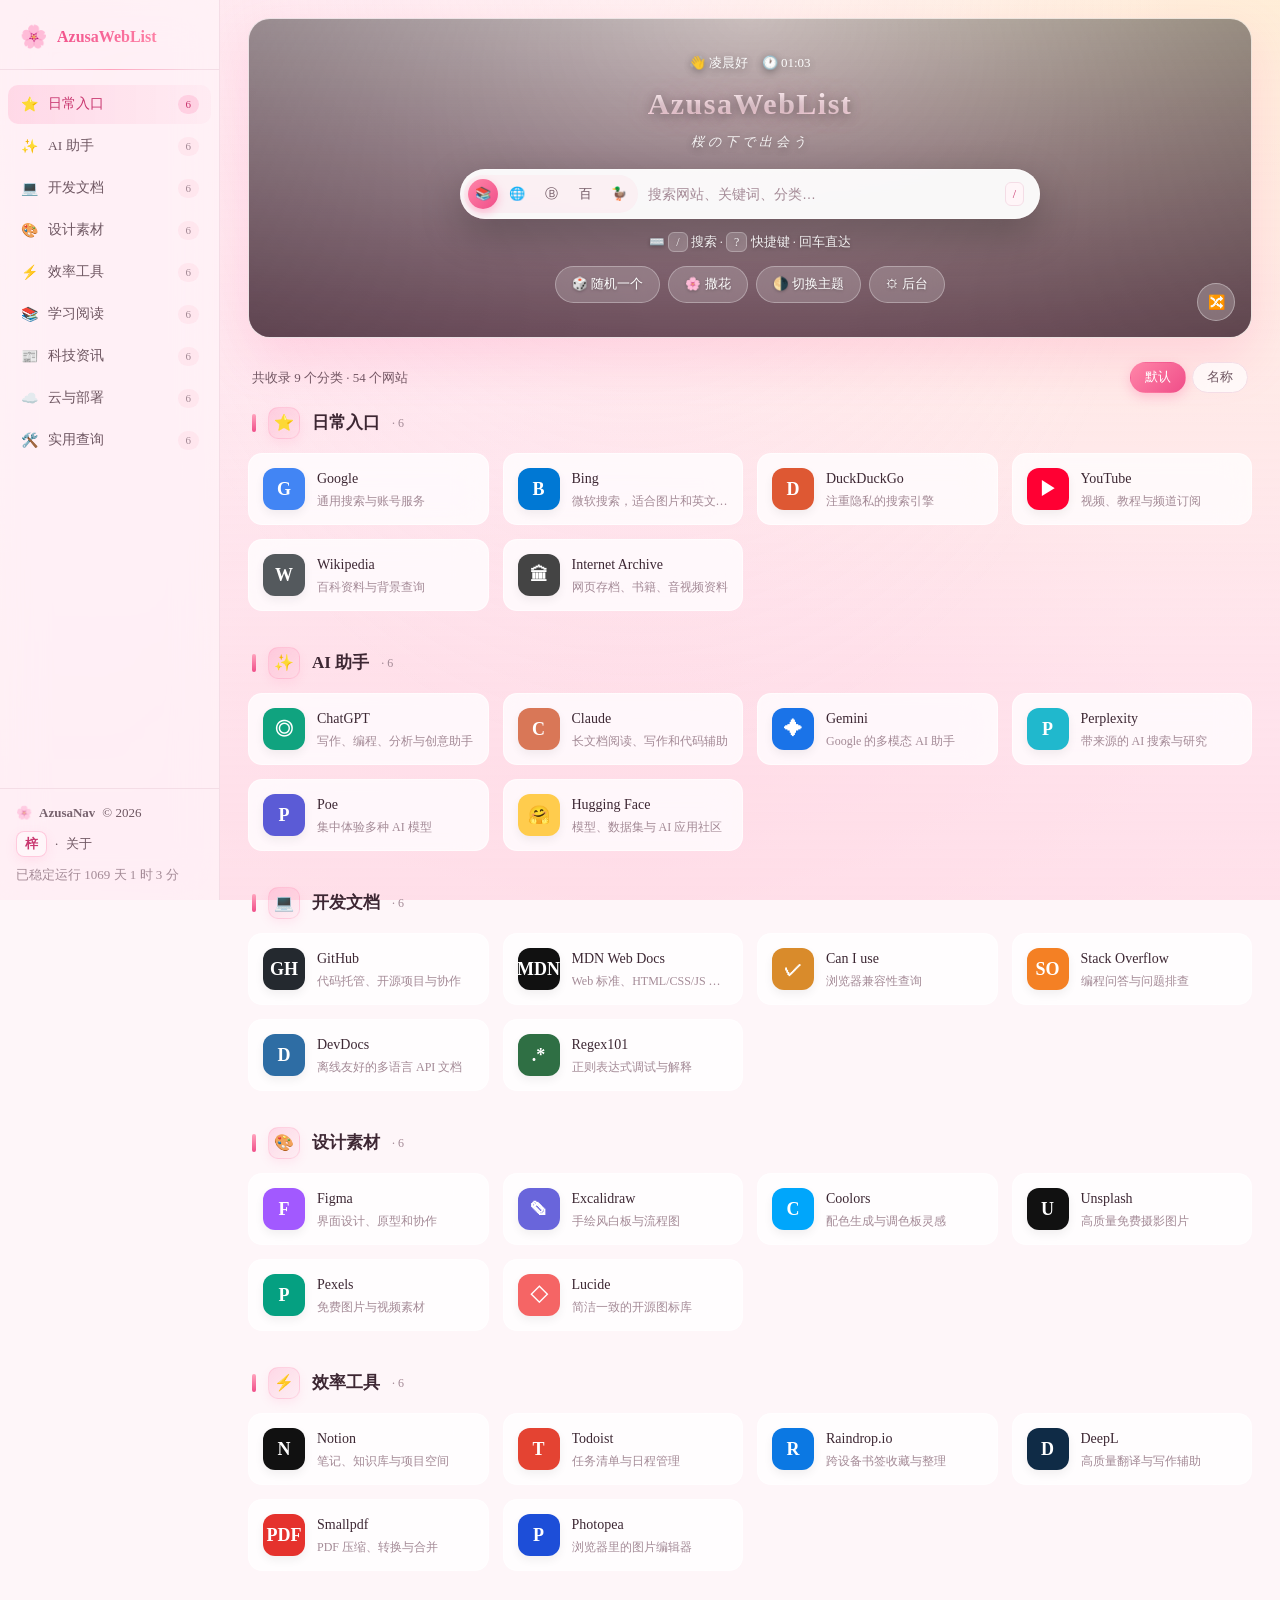
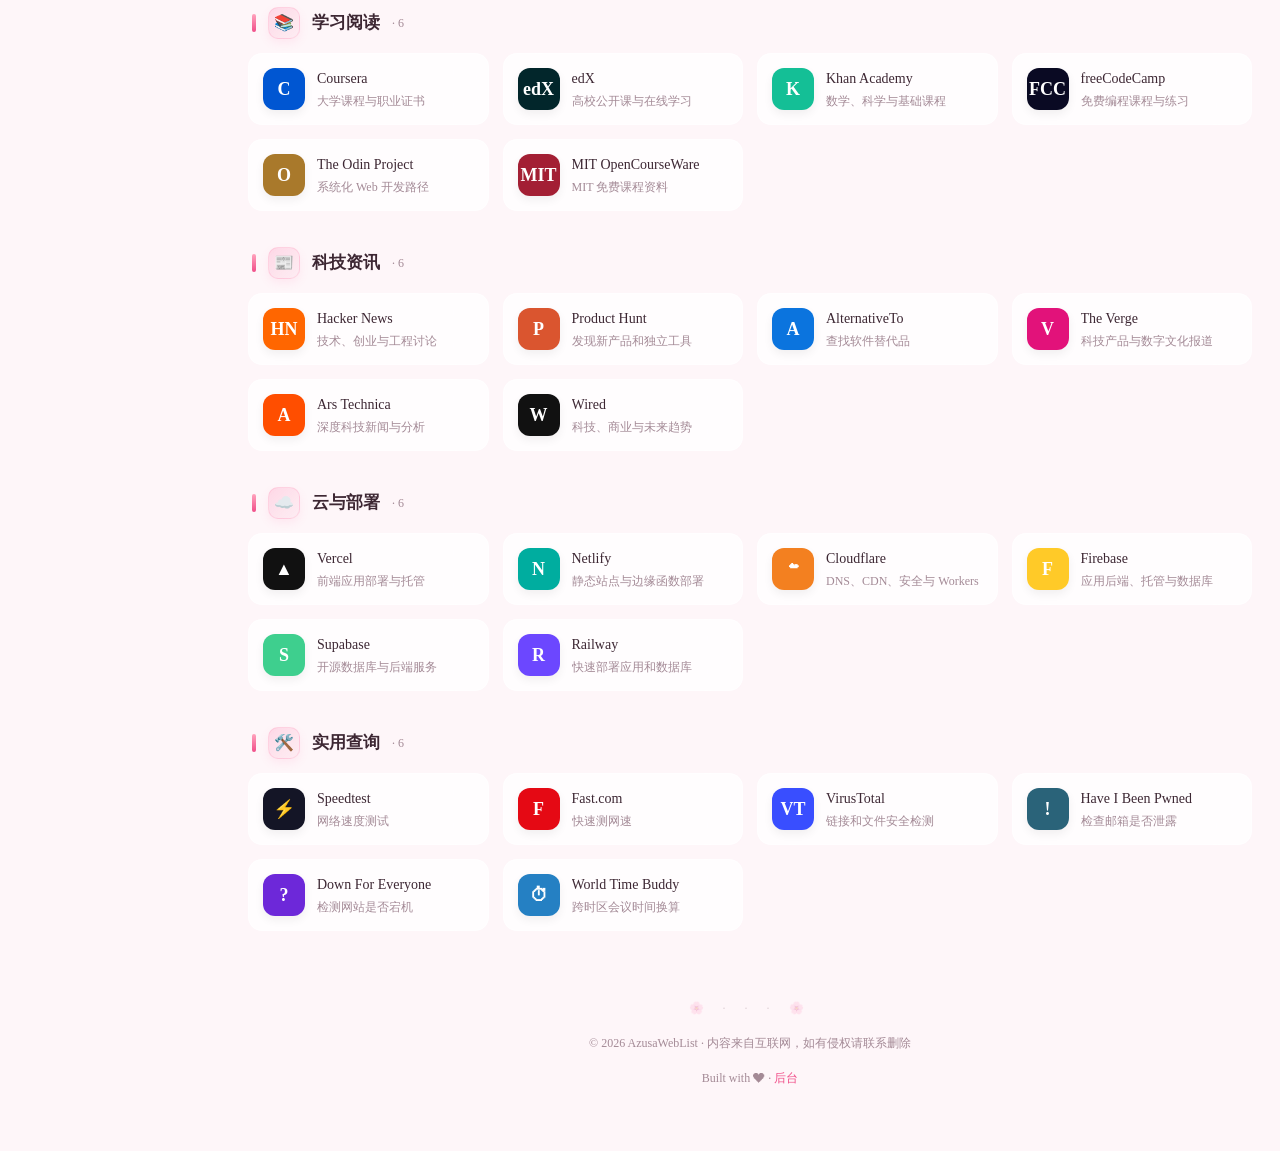
<file: index.html>
<!DOCTYPE html>
<html lang="zh-CN">
<head>
  <meta charset="UTF-8" />
  <meta name="viewport" content="width=device-width, initial-scale=1.0" />
  <title>AzusaWebList — 网址导航</title>
  <meta name="description" content="一个简洁优雅的网址导航 / 个人收藏夹。" />
  <link rel="stylesheet" href="assets/style.css" />
  <link rel="icon" type="image/svg+xml" href="data:image/svg+xml;utf8,<svg xmlns='http://www.w3.org/2000/svg' viewBox='0 0 32 32'><text y='26' font-size='26'>🌸</text></svg>" />
</head>
<body>
  <!-- 全局背景层 -->
  <div class="page-bg" id="pageBg"></div>
  <div class="page-bg-mask"></div>
  <canvas class="petals-canvas" id="petalsCanvas"></canvas>

  <!-- Sidebar -->
  <aside class="sidebar" id="sidebar">
    <div class="brand">
      <span class="brand-logo">🌸</span>
      <span class="brand-name">AzusaWebList</span>
    </div>
    <nav class="nav" id="nav"></nav>
    <div class="sidebar-footer">
      <div class="corner-nav" aria-label="站点信息">
        <div class="corner-brand">
          <span class="corner-flower">🌸</span>
          <span class="corner-name">AzusaNav</span>
          <span class="corner-year">© 2026</span>
        </div>
        <div class="corner-links">
          <a class="corner-azusa" href="https://azusa.uk/" target="_blank" rel="noopener noreferrer">梓</a>
          <span class="corner-sep">·</span>
          <a class="corner-about" href="#siteFooter">关于</a>
        </div>
      </div>
      <div class="uptime" id="uptime">已稳定运行 0 天</div>
    </div>
  </aside>

  <button class="sidebar-toggle" id="sidebarToggle" aria-label="切换侧边栏">☰</button>

  <!-- Main -->
  <main class="main">
    <!-- Hero -->
    <section class="hero" id="hero">
      <div class="hero-overlay"></div>
      <div class="hero-content">
        <div class="hero-meta" id="heroMeta">
          <span class="hero-greeting" id="greeting"></span>
          <span class="hero-clock" id="clock"></span>
        </div>
        <h1 class="hero-title" id="heroTitle">AzusaWebList</h1>
        <p class="hero-subtitle" id="heroSubtitle"></p>
        <div class="search-wrap">
          <div class="engines" id="engines">
            <button class="engine-btn active" data-engine="local" title="站内搜索">📚</button>
            <button class="engine-btn" data-engine="google" title="Google">🌐</button>
            <button class="engine-btn" data-engine="bing" title="Bing">Ⓑ</button>
            <button class="engine-btn" data-engine="baidu" title="百度">百</button>
            <button class="engine-btn" data-engine="ddg" title="DuckDuckGo">🦆</button>
          </div>
          <input id="searchInput" type="text" placeholder="搜索网站、关键词、分类…" autocomplete="off" />
          <button class="search-clear" id="searchClear" title="清除" hidden>✕</button>
          <kbd class="kbd">/</kbd>
        </div>
        <div class="hero-tip">⌨️ <kbd>/</kbd> 搜索 · <kbd>?</kbd> 快捷键 · 回车直达</div>
        <div class="hero-tags" id="heroTags"></div>
      </div>
      <button class="wp-shuffle" id="wpShuffle" title="换张壁纸">🔀</button>
    </section>

    <!-- Toolbar -->
    <div class="toolbar">
      <div class="toolbar-left" id="resultInfo"></div>
      <div class="toolbar-right">
        <button class="chip active" data-sort="default">默认</button>
        <button class="chip" data-sort="name">名称</button>
      </div>
    </div>

    <!-- Categories Container -->
    <section class="content" id="content"></section>

    <!-- Footer -->
    <footer class="footer" id="siteFooter">
      <p>© 2026 AzusaWebList · 内容来自互联网，如有侵权请联系删除</p>
      <p>Built with ❤ · <a href="admin.html">后台</a></p>
    </footer>
  </main>

  <button class="back-to-top" id="backToTop" aria-label="回到顶部">↑</button>

  <!-- 移动端侧边栏遮罩 -->
  <div class="sidebar-mask" id="sidebarMask"></div>

  <!-- 右键菜单 -->
  <div class="ctx-menu" id="ctxMenu" hidden>
    <button data-act="open">↗ 新标签打开</button>
    <button data-act="open-self">⤴ 当前页打开</button>
    <button data-act="copy">📋 复制链接</button>
    <button data-act="copy-name">✏️ 复制名称</button>
    <hr/>
    <button data-act="edit">⚙ 在后台编辑</button>
  </div>

  <!-- 快捷键帮助 -->
  <div class="help-modal" id="helpModal" hidden>
    <div class="help-box">
      <div class="help-head">
        <h3>⌨️ 键盘快捷键</h3>
        <button class="icon-close" id="helpClose">✕</button>
      </div>
      <div class="help-body">
        <div class="kbd-row"><kbd>/</kbd><span>聚焦搜索框</span></div>
        <div class="kbd-row"><kbd>Esc</kbd><span>清空搜索 / 关闭弹窗</span></div>
        <div class="kbd-row"><kbd>↵</kbd><span>用当前引擎搜索</span></div>
        <div class="kbd-row"><kbd>?</kbd><span>显示这个帮助</span></div>
        <div class="kbd-row"><kbd>g</kbd> <kbd>t</kbd><span>回到顶部</span></div>
        <div class="kbd-row"><kbd>g</kbd> <kbd>a</kbd><span>打开后台</span></div>
        <div class="kbd-row"><kbd>r</kbd><span>随机打开一个网站</span></div>
        <div class="kbd-row"><kbd>w</kbd><span>切换壁纸</span></div>
        <div class="kbd-row"><kbd>d</kbd><span>切换深色模式</span></div>
        <div class="kbd-row"><kbd>s</kbd><span>撒花 🌸</span></div>
      </div>
    </div>
  </div>

  <script src="assets/data.js"></script>
  <script src="assets/app.js"></script>
</body>
</html>
</file>
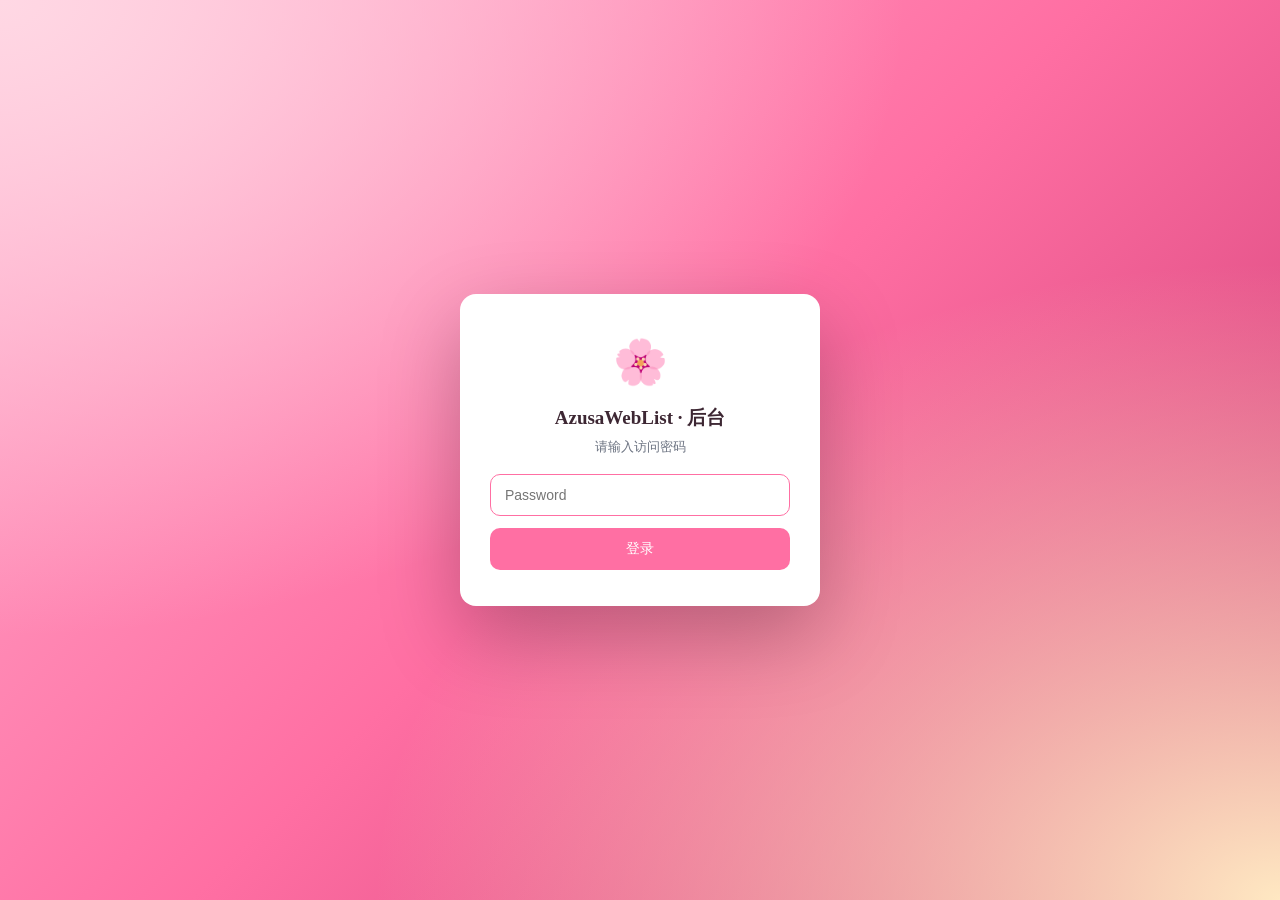
<file: admin.html>
<!DOCTYPE html>
<html lang="zh-CN">
<head>
  <meta charset="UTF-8" />
  <meta name="viewport" content="width=device-width, initial-scale=1.0" />
  <title>AzusaWebList · 后台管理</title>
  <link rel="stylesheet" href="assets/style.css" />
  <link rel="stylesheet" href="assets/admin.css" />
  <link rel="icon" type="image/svg+xml" href="data:image/svg+xml;utf8,<svg xmlns='http://www.w3.org/2000/svg' viewBox='0 0 32 32'><text y='26' font-size='26'>🌸</text></svg>" />
</head>
<body data-theme="light">

  <!-- 登录遮罩 -->
  <div class="login-mask" id="loginMask">
    <div class="login-box">
      <div class="login-logo">🌸</div>
      <h2>AzusaWebList · 后台</h2>
      <p class="login-tip">请输入访问密码</p>
      <input id="loginPwd" type="password" placeholder="Password" autofocus />
      <button id="loginBtn">登录</button>
    </div>
  </div>

  <!-- 主体 -->
  <div class="admin-wrap" id="adminWrap" hidden>
    <header class="admin-header">
      <div class="admin-brand">
        <span>🌸</span>
        <strong>AzusaWebList</strong>
        <span class="badge">后台</span>
        <span class="dirty-dot" id="dirtyDot" title="有未保存的修改" hidden></span>
      </div>
      <nav class="admin-tabs">
        <button class="tab active" data-tab="categories">分类管理</button>
        <button class="tab" data-tab="settings">站点设置</button>
        <button class="tab" data-tab="data">数据导入导出</button>
      </nav>
      <div class="admin-search">
        <input id="adminSearch" type="text" placeholder="🔍 找一个网站… (Ctrl+K)" />
      </div>
      <div class="admin-actions">
        <button class="btn ghost" id="undoBtn" title="撤销 (Ctrl+Z)" disabled>↶</button>
        <button class="btn ghost" id="redoBtn" title="重做 (Ctrl+Shift+Z)" disabled>↷</button>
        <a class="btn ghost" href="index.html">← 返回前台</a>
        <button class="btn primary" id="saveBtn">💾 保存 <kbd style="margin-left:4px;font-size:10px;">⌘S</kbd></button>
        <button class="btn ghost" id="logoutBtn">退出</button>
      </div>
    </header>

    <!-- TAB: 分类管理 -->
    <section class="tab-pane active" data-pane="categories">
      <div class="page-head">
        <div>
          <h2>分类与网站</h2>
          <p class="muted">拖拽 ⋮⋮ 调整顺序 · 点卡片编辑 · 修改后记得点保存</p>
        </div>
        <div style="display:flex; gap:8px;">
          <button class="btn ghost" id="hardResetBtn" title="清空 localStorage 并恢复默认数据">🔄 恢复默认</button>
          <button class="btn primary" id="addCatBtn">＋ 新建分类</button>
        </div>
      </div>
      <div id="catList" class="cat-list"></div>
    </section>

    <!-- TAB: 站点设置 -->
    <section class="tab-pane" data-pane="settings">
      <div class="page-head"><h2>站点设置</h2></div>

      <div class="form-card">
        <h3>📝 基础</h3>
        <label>站点标题
          <input id="cfgTitle" type="text" placeholder="AzusaWebList" />
        </label>
        <label>副标题
          <input id="cfgSubtitle" type="text" placeholder="一个简洁优雅的网址导航" />
        </label>
        <label>启动日期 (用于显示运行天数)
          <input id="cfgStartDate" type="date" />
        </label>
        <hr/>
        <label>后台访问密码
          <input id="cfgPwd" type="text" placeholder="留空表示不修改" />
        </label>
        <p class="muted small">⚠ 这是纯前端密码，仅做轻度访问限制，不要存放敏感数据。</p>
      </div>

      <div class="form-card">
        <h3>🎨 外观</h3>
        <div style="display:grid; grid-template-columns:1fr 1fr; gap:12px;">
          <label>主题色
            <input id="cfgThemeColor" type="color" value="#4f7cff" />
          </label>
          <label>布局密度
            <select id="cfgDensity">
              <option value="compact">紧凑</option>
              <option value="normal" selected>正常</option>
              <option value="cozy">宽松</option>
            </select>
          </label>
        </div>
        <div style="display:flex; gap:18px; flex-wrap:wrap; margin-top:6px;">
          <label class="checkbox"><input id="cfgClock" type="checkbox" /> 显示时钟</label>
          <label class="checkbox"><input id="cfgGreeting" type="checkbox" /> 显示问候语</label>
          <label class="checkbox"><input id="cfgAnim" type="checkbox" /> 启用滚动动画</label>
          <label class="checkbox"><input id="cfgGlass" type="checkbox" /> 毛玻璃效果</label>
          <label class="checkbox"><input id="cfgPetals" type="checkbox" /> 🌸 樱花飘落</label>
        </div>
      </div>

      <div class="form-card">
        <h3>🌅 壁纸</h3>
        <div style="display:grid; grid-template-columns:1fr 1fr; gap:12px;">
          <label>壁纸模式
            <select id="cfgWpMode">
              <option value="off">关闭（用渐变色）</option>
              <option value="static">固定第一张</option>
              <option value="rotate" selected>每次打开随机</option>
            </select>
          </label>
          <label>自动切换间隔（秒，0 = 不切换）
            <input id="cfgWpInterval" type="number" min="0" value="0" />
          </label>
        </div>
        <label>壁纸 URL 列表（每行一个）
          <textarea id="cfgWpList" rows="6" placeholder="https://example.com/img1.jpg"></textarea>
        </label>
        <p class="muted small">💡 推荐 Unsplash 高清图：可直接拷贝带 ?w=1920 参数的链接。</p>
        <div class="row">
          <button class="btn" id="wpAddSampleBtn">＋ 加几张示例</button>
          <button class="btn ghost" id="wpClearBtn">清空</button>
        </div>
      </div>

      <div class="form-card">
        <h3>🎛 顶部按钮</h3>
        <p class="muted">显示在 banner 下方的快捷按钮，可拖动 ⋮⋮ 排序。</p>
        <div id="heroBtnList" class="hero-btn-list"></div>
        <div class="row">
          <button class="btn primary" id="addHeroBtnBtn">＋ 新增按钮</button>
        </div>
      </div>

      <div class="form-card">
        <h3>☁ GitHub 同步（用于在 Vercel 上持久化）</h3>
        <p class="muted">
          配置后可一键 commit & push <code>assets/data.js</code> 到 GitHub。Vercel 会自动重新部署。
          <br/>Token 只保存在<strong>你本机浏览器的 localStorage</strong>，不会传给别人。
        </p>
        <div style="display:grid; grid-template-columns:1fr 1fr; gap:12px;">
          <label>Owner（用户名 / 组织）
            <input id="ghOwner" type="text" placeholder="例如 ddgksf2013" />
          </label>
          <label>Repo（仓库名）
            <input id="ghRepo" type="text" placeholder="例如 AzusaWebList" />
          </label>
          <label>Branch（分支）
            <input id="ghBranch" type="text" placeholder="main" />
          </label>
          <label>File Path（文件路径）
            <input id="ghPath" type="text" placeholder="assets/data.js" />
          </label>
        </div>
        <label>Personal Access Token (PAT)
          <input id="ghToken" type="password" placeholder="github_pat_xxx 或 ghp_xxx" />
        </label>
        <label>Commit 信息模板（可留空）
          <input id="ghMsg" type="text" placeholder="chore: update data via admin panel" />
        </label>
        <div class="row">
          <button class="btn" id="ghTestBtn">🔍 测试连接</button>
          <button class="btn primary" id="ghSaveCfgBtn">💾 保存配置</button>
          <button class="btn ghost" id="ghClearBtn">清除</button>
        </div>
        <label class="checkbox" style="margin-top:8px;">
          <input id="ghAutoPush" type="checkbox" /> 保存时自动推送到 GitHub
        </label>
        <details style="margin-top:8px;">
          <summary class="muted small" style="cursor:pointer;">📖 如何获取 Token？</summary>
          <div class="muted small" style="line-height:1.8; padding:8px 0;">
            1. 打开 <a href="https://github.com/settings/personal-access-tokens/new" target="_blank">github.com/settings/personal-access-tokens/new</a>（细粒度 Token，更安全）<br/>
            2. Repository access → Only select repositories → 选你这个仓库<br/>
            3. Permissions → Repository permissions → <strong>Contents: Read and write</strong><br/>
            4. 生成后把 Token 粘到上面，点「保存配置」<br/>
            <em>或者使用 classic token，权限选 <code>repo</code> 即可</em>
          </div>
        </details>
      </div>
    </section>

    <!-- TAB: 数据导入导出 -->
    <section class="tab-pane" data-pane="data">
      <div class="page-head"><h2>数据导入导出</h2></div>

      <div class="form-card">
        <h3>📤 导出</h3>
        <p class="muted">把当前数据导出为 <code>data.js</code>，替换到 <code>assets/data.js</code> 后 push 到仓库就能永久生效。</p>
        <div class="row">
          <button class="btn primary" id="ghPushBtn">☁ 推送到 GitHub</button>
          <button class="btn" id="exportJsBtn">⬇️ 下载 data.js</button>
          <button class="btn" id="exportJsonBtn">⬇️ 下载 JSON</button>
          <button class="btn" id="copyJsBtn">📋 复制 data.js 内容</button>
        </div>
        <textarea id="exportPreview" rows="14" readonly></textarea>
      </div>

      <div class="form-card">
        <h3>📥 导入</h3>
        <p class="muted">粘贴之前导出的 JSON，或直接粘贴 <code>window.CATEGORIES = [...]</code> 这种 data.js 内容。</p>
        <textarea id="importInput" rows="10" placeholder='[{ "id": "rec", "name": "推荐", "icon": "💡", "sites": [...] }]'></textarea>
        <div class="row">
          <button class="btn primary" id="importBtn">导入</button>
          <button class="btn danger" id="resetBtn">重置为默认</button>
        </div>
      </div>
    </section>

    <div class="toast" id="toast"></div>
  </div>

  <!-- 编辑分类 / 网站的弹窗 -->
  <div class="modal" id="modal" hidden>
    <div class="modal-box">
      <div class="modal-head">
        <h3 id="modalTitle">编辑</h3>
        <button class="icon-btn" id="modalClose">✕</button>
      </div>
      <div class="modal-body" id="modalBody"></div>
      <div class="modal-foot">
        <button class="btn ghost" id="modalCancel">取消</button>
        <button class="btn primary" id="modalOk">确定</button>
      </div>
    </div>
  </div>

  <script src="assets/data.js"></script>
  <script src="assets/admin.js"></script>
</body>
</html>
</file>
<file: assets/style.css>
/* =========================================================
   AzusaWebList  —  桜 Sakura Theme  v2.0
   ========================================================= */
:root {
  --sidebar-w: 220px;

  /* 樱花色系 */
  --sakura-50:  #fff5f8;
  --sakura-100: #ffe5ed;
  --sakura-200: #ffc8d8;
  --sakura-300: #ffa3bd;
  --sakura-400: #ff85a8;
  --sakura-500: #ff6fa3;
  --sakura-600: #f04e89;
  --sakura-700: #c93870;
  --sakura-deep:#8b2453;

  --bg: #fef6f9;
  --panel: #ffffff;
  --panel-2: #fff6f9;
  --text: #3d2733;
  --text-2: #6f5762;
  --text-3: #a48a96;
  --border: #f4dde6;
  --primary: var(--sakura-500);
  --primary-2: var(--sakura-300);
  --primary-rgb: 255, 111, 163;
  --hot: #ff8c3b;
  --shadow-sm: 0 1px 2px rgba(180, 70, 110, .05);
  --shadow-md: 0 8px 24px rgba(255, 111, 163, .14);
  --shadow-lg: 0 16px 40px rgba(255, 111, 163, .22);
  --radius: 14px;
  --radius-lg: 22px;
  --gap: 14px;
  --card-pad: 14px;
}

[data-theme="dark"] {
  --bg: #1a1018;
  --panel: #2a1a23;
  --panel-2: #321f2a;
  --text: #fce6ee;
  --text-2: #cfa9b8;
  --text-3: #957080;
  --border: #422a36;
  --shadow-md: 0 8px 28px rgba(0, 0, 0, .45);
  --shadow-lg: 0 16px 40px rgba(0, 0, 0, .55);
}

/* ----- 密度档位 ----- */
[data-density="compact"] { --gap: 8px;  --card-pad: 10px; --radius: 10px; }
[data-density="cozy"]    { --gap: 18px; --card-pad: 18px; --radius: 16px; }

/* ----- 毛玻璃可选关闭 ----- */
[data-glass="off"] .card,
[data-glass="off"] .sidebar { backdrop-filter: none !important; }

* { box-sizing: border-box; }
html, body { margin: 0; padding: 0; }
body {
  font-family: -apple-system, BlinkMacSystemFont, "Segoe UI", "Hiragino Mincho ProN", "PingFang SC",
               "Hiragino Sans GB", "Microsoft YaHei", serif;
  background: var(--bg);
  color: var(--text);
  -webkit-font-smoothing: antialiased;
  font-size: 14px;
  line-height: 1.5;
  transition: background .3s;
  position: relative;
  z-index: 0;
}
a { color: inherit; text-decoration: none; }

/* ===================== 全局背景层 ===================== */
.page-bg {
  position: fixed;
  inset: 0;
  z-index: -2;
  background-color: var(--bg);
  background-size: cover;
  background-position: center;
  background-attachment: fixed;
  transition: opacity .8s ease, background-image .8s ease;
}
.page-bg.fallback {
  background:
    radial-gradient(ellipse at top left,  #ffd8e4 0%, transparent 55%),
    radial-gradient(ellipse at top right, #ffe8c2 0%, transparent 55%),
    radial-gradient(ellipse at bottom,    #ffc4d6 0%, transparent 60%),
    linear-gradient(180deg, #fff5f8 0%, #ffe2ec 60%, #ffd0e0 100%);
}
.page-bg-mask {
  position: fixed;
  inset: 0;
  z-index: -1;
  pointer-events: none;
  background:
    radial-gradient(ellipse at top, rgba(255,245,248,.38) 0%, transparent 60%),
    linear-gradient(180deg, rgba(255,245,248,.40) 0%, rgba(255,229,237,.78) 100%);
  transition: background .3s;
}
[data-theme="dark"] .page-bg-mask {
  background:
    radial-gradient(ellipse at top, rgba(0,0,0,.25) 0%, transparent 60%),
    linear-gradient(180deg, rgba(26,16,24,.55) 0%, rgba(26,16,24,.92) 100%);
}
[data-has-wp="off"] .page-bg-mask { display: none; }

/* ===================== 樱花飘落画布 ===================== */
.petals-canvas {
  position: fixed;
  inset: 0;
  z-index: 1;
  pointer-events: none;
}

/* ===================== Sidebar ===================== */
.sidebar {
  position: fixed;
  top: 0; left: 0; bottom: 0;
  width: var(--sidebar-w);
  background: rgba(255, 245, 248, .72);
  backdrop-filter: blur(22px) saturate(180%);
  -webkit-backdrop-filter: blur(22px) saturate(180%);
  border-right: 1px solid var(--border);
  display: flex;
  flex-direction: column;
  z-index: 50;
  transition: transform .25s ease;
}
[data-theme="dark"] .sidebar { background: rgba(42,26,35,.82); }

.brand {
  padding: 20px 20px 16px;
  display: flex;
  align-items: center;
  gap: 10px;
  font-weight: 600;
  font-size: 16px;
  border-bottom: 1px solid var(--border);
  position: relative;
}
.brand::after {
  content: "";
  position: absolute;
  left: 20px; right: 20px; bottom: -1px;
  height: 1px;
  background: linear-gradient(90deg, transparent, var(--sakura-300), transparent);
}
.brand-logo {
  font-size: 22px;
  display: inline-block;
  animation: spinSlow 12s linear infinite;
}
@keyframes spinSlow { to { transform: rotate(360deg); } }
.brand-name {
  background: linear-gradient(135deg, var(--sakura-600) 0%, var(--sakura-400) 100%);
  -webkit-background-clip: text;
  background-clip: text;
  color: transparent;
}

.nav { flex: 1; overflow-y: auto; padding: 12px 8px; }
.nav-item {
  display: flex;
  align-items: center;
  gap: 10px;
  padding: 9px 12px;
  margin: 3px 0;
  border-radius: 10px;
  color: var(--text-2);
  cursor: pointer;
  font-size: 13.5px;
  transition: all .18s ease;
  user-select: none;
  position: relative;
  overflow: hidden;
}
.nav-item:hover {
  background: rgba(255, 200, 216, .35);
  color: var(--text);
  transform: translateX(2px);
}
.nav-item.active {
  background: linear-gradient(90deg, rgba(var(--primary-rgb),.18), rgba(var(--primary-rgb),.04));
  color: var(--sakura-700);
  font-weight: 500;
}
[data-theme="dark"] .nav-item.active { color: var(--sakura-300); }
.nav-item.active::before {
  content: ""; position: absolute;
  left: -8px; top: 50%; transform: translateY(-50%);
  width: 3px; height: 60%;
  background: linear-gradient(180deg, var(--sakura-400), var(--sakura-600));
  border-radius: 0 3px 3px 0;
}
.nav-icon { width: 18px; text-align: center; font-size: 14px; }
.nav-item .nav-count {
  margin-left: auto;
  font-size: 11px;
  color: var(--text-3);
  background: rgba(255, 200, 216, .25);
  padding: 1px 8px;
  border-radius: 999px;
}
.nav-item.active .nav-count {
  background: rgba(var(--primary-rgb),.20);
  color: var(--sakura-700);
}
[data-theme="dark"] .nav-item.active .nav-count { color: var(--sakura-200); }

.sidebar-footer {
  padding: 14px 16px 16px;
  border-top: 1px solid var(--border);
  font-size: 12px;
  color: var(--text-3);
  line-height: 1.5;
  position: relative;
}
.corner-nav {
  display: flex;
  flex-direction: column;
  gap: 8px;
  max-width: 100%;
  margin-bottom: 8px;
}
.corner-brand,
.corner-links {
  display: flex;
  align-items: center;
}
.corner-brand {
  gap: 7px;
  color: rgba(61, 39, 51, .7);
  font-weight: 600;
  min-width: 0;
}
.corner-links {
  gap: 8px;
  min-height: 26px;
}
.corner-brand,
.corner-links,
.uptime {
  font-size: 13px;
  white-space: nowrap;
}
[data-theme="dark"] .corner-nav { color: rgba(252, 230, 238, .76); }
.corner-flower { font-size: 13px; }
.corner-name,
.corner-year {
  text-shadow: 0 1px 8px rgba(255, 255, 255, .36);
}
.corner-name {
  overflow: hidden;
  text-overflow: ellipsis;
}
.corner-year,
.corner-sep,
.corner-about {
  color: var(--text-2);
  font-weight: 500;
}
.corner-azusa {
  display: inline-flex;
  align-items: center;
  justify-content: center;
  min-width: 28px;
  height: 26px;
  padding: 0 8px;
  border: 1px solid rgba(var(--primary-rgb), .32);
  border-radius: 8px;
  color: var(--sakura-700);
  background: rgba(255, 255, 255, .42);
  box-shadow: 0 4px 12px rgba(var(--primary-rgb), .12);
  font-weight: 700;
  transition: transform .18s ease, background .18s ease, border-color .18s ease, color .18s ease;
}
.corner-azusa:hover {
  transform: translateY(-1px);
  background: rgba(var(--primary-rgb), .16);
  border-color: rgba(var(--primary-rgb), .55);
  color: var(--sakura-deep);
}
.corner-about:hover { color: var(--sakura-700); }
[data-theme="dark"] .corner-year,
[data-theme="dark"] .corner-sep,
[data-theme="dark"] .corner-about { color: var(--text-2); }
[data-theme="dark"] .corner-azusa {
  color: var(--sakura-200);
  background: rgba(42, 26, 35, .54);
}
[data-theme="dark"] .corner-about:hover { color: var(--sakura-200); }
.uptime {
  overflow: hidden;
  text-overflow: ellipsis;
}
.sidebar-toggle {
  display: none;
  position: fixed;
  top: 14px; left: 14px;
  z-index: 60;
  width: 40px; height: 40px;
  border-radius: 12px;
  border: 1px solid var(--border);
  background: rgba(255,255,255,.85);
  backdrop-filter: blur(14px);
  color: var(--text);
  font-size: 18px;
  cursor: pointer;
  box-shadow: var(--shadow-sm);
}

/* ===================== Main ===================== */
.main {
  margin-left: var(--sidebar-w);
  min-height: 100vh;
  padding: 0 28px 40px;
  position: relative;
  z-index: 2;
}

/* Hero */
.hero {
  position: relative;
  margin: 18px 0 24px;
  border-radius: var(--radius-lg);
  overflow: hidden;
  height: 320px;
  display: flex;
  align-items: center;
  justify-content: center;
  color: #fff;
  box-shadow: 0 20px 50px rgba(255, 111, 163, .2);
  background: rgba(0,0,0,.12);
  border: 1px solid rgba(255,255,255,.4);
}
.hero-overlay {
  position: absolute; inset: 0;
  background:
    radial-gradient(ellipse at top, rgba(255,180,210,.0) 0%, rgba(0,0,0,.35) 100%),
    linear-gradient(180deg, rgba(0,0,0,.10) 0%, rgba(80,20,50,.55) 100%);
}
[data-has-wp="off"] .hero {
  background:
    linear-gradient(135deg, #ff9eb9 0%, #ff6fa3 50%, #c93870 100%);
}
[data-has-wp="off"] .hero-overlay {
  background: linear-gradient(180deg, rgba(255,255,255,.06) 0%, rgba(80,20,50,.30) 100%);
}

.hero-content {
  position: relative;
  z-index: 2;
  text-align: center;
  width: 100%;
  max-width: 620px;
  padding: 0 20px;
}
.hero-meta {
  display: flex;
  justify-content: center;
  align-items: center;
  gap: 14px;
  font-size: 13px;
  opacity: .95;
  margin-bottom: 8px;
  text-shadow: 0 2px 8px rgba(0,0,0,.4);
}
.hero-clock { font-variant-numeric: tabular-nums; font-weight: 500; }
.hero-title {
  margin: 0 0 6px;
  font-size: 30px;
  font-weight: 600;
  letter-spacing: 1.5px;
  text-shadow: 0 2px 12px rgba(0,0,0,.4), 0 0 30px rgba(255,150,180,.3);
  background: linear-gradient(180deg, #fff 0%, #ffd0dd 100%);
  -webkit-background-clip: text;
  background-clip: text;
  color: transparent;
}
.hero-subtitle {
  margin: 0 0 18px;
  font-size: 13px;
  letter-spacing: 4px;
  opacity: .9;
  text-shadow: 0 2px 8px rgba(0,0,0,.4);
  font-style: italic;
}

.search-wrap {
  position: relative;
  background: rgba(255,255,255,.95);
  backdrop-filter: blur(16px);
  border-radius: 999px;
  padding: 0 16px 0 4px;
  height: 50px;
  display: flex;
  align-items: center;
  gap: 8px;
  box-shadow: 0 14px 40px rgba(0,0,0,.25), 0 0 0 1px rgba(255,255,255,.3) inset;
  transition: transform .2s, box-shadow .2s;
}
.search-wrap:focus-within {
  transform: translateY(-2px);
  box-shadow: 0 18px 50px rgba(255,80,140,.35), 0 0 0 2px rgba(255,150,180,.4);
}
.engine-select {
  border: 0;
  background: transparent;
  outline: none;
  font-size: 13px;
  color: var(--text-2);
  padding: 0 4px 0 16px;
  height: 38px;
  border-right: 1px solid #f4dde6;
  cursor: pointer;
  font-family: inherit;
}
#searchInput {
  flex: 1;
  border: 0;
  background: transparent;
  outline: none;
  color: var(--text);
  font-size: 14px;
}
#searchInput::placeholder { color: var(--text-3); }
.kbd, kbd {
  border: 1px solid #f4dde6;
  background: var(--sakura-50);
  color: var(--sakura-700);
  border-radius: 6px;
  padding: 2px 7px;
  font-size: 12px;
  font-family: inherit;
}
.hero-tip {
  margin-top: 14px;
  font-size: 12.5px;
  opacity: .9;
  text-shadow: 0 1px 4px rgba(0,0,0,.3);
}
.hero-tip kbd {
  background: rgba(255,255,255,.2);
  border-color: rgba(255,255,255,.3);
  color: #fff;
}
.hero-tags {
  margin-top: 14px;
  display: flex;
  gap: 8px;
  justify-content: center;
  flex-wrap: wrap;
}
.tag {
  padding: 8px 16px;
  border-radius: 999px;
  background: rgba(255,255,255,.18);
  border: 1px solid rgba(255,255,255,.3);
  color: #fff;
  font-size: 12.5px;
  cursor: pointer;
  backdrop-filter: blur(10px);
  -webkit-backdrop-filter: blur(10px);
  transition: all .2s;
  text-shadow: 0 1px 3px rgba(0,0,0,.25);
}
.tag:hover {
  background: rgba(255, 200, 216, .35);
  border-color: rgba(255,255,255,.55);
  transform: translateY(-2px);
  box-shadow: 0 6px 14px rgba(255,80,140,.3);
}

/* 壁纸切换按钮 */
.wp-shuffle {
  position: absolute;
  right: 16px; bottom: 16px;
  width: 38px; height: 38px;
  border: 0; border-radius: 50%;
  background: rgba(255,255,255,.22);
  border: 1px solid rgba(255,255,255,.35);
  color: #fff;
  font-size: 14px;
  cursor: pointer;
  z-index: 3;
  backdrop-filter: blur(10px);
  transition: all .25s;
}
.wp-shuffle:hover {
  background: rgba(255, 200, 216, .4);
  transform: rotate(180deg);
}

/* Toolbar */
.toolbar {
  display: flex;
  align-items: center;
  justify-content: space-between;
  margin: 4px 4px 14px;
  font-size: 13px;
  color: var(--text-2);
}
.toolbar-right { display: flex; gap: 6px; }
.chip {
  border: 1px solid var(--border);
  background: rgba(255,255,255,.7);
  backdrop-filter: blur(10px);
  color: var(--text-2);
  padding: 6px 14px;
  border-radius: 999px;
  font-size: 12.5px;
  cursor: pointer;
  transition: all .18s;
  font-family: inherit;
}
[data-theme="dark"] .chip { background: rgba(42,26,35,.7); }
.chip:hover { color: var(--text); border-color: var(--sakura-300); }
.chip.active {
  background: linear-gradient(135deg, var(--sakura-400), var(--sakura-600));
  border-color: transparent;
  color: #fff;
  box-shadow: 0 4px 12px rgba(var(--primary-rgb),.35);
}

/* Categories */
.category { margin-bottom: 36px; scroll-margin-top: 10px; }
.category-title {
  display: flex;
  align-items: center;
  gap: 12px;
  font-size: 17px;
  font-weight: 600;
  color: var(--text);
  margin: 8px 4px 14px;
}
.category-title::before {
  content: "";
  width: 4px; height: 18px;
  background: linear-gradient(180deg, var(--sakura-300), var(--sakura-600));
  border-radius: 2px;
}
.category-title .icon-bubble {
  width: 32px; height: 32px;
  border-radius: 10px;
  background: linear-gradient(135deg, rgba(var(--primary-rgb),.22), rgba(var(--primary-rgb),.06));
  display: inline-flex;
  align-items: center;
  justify-content: center;
  font-size: 16px;
  border: 1px solid rgba(var(--primary-rgb),.18);
  box-shadow: 0 4px 10px rgba(var(--primary-rgb),.10);
}
.category-count {
  color: var(--text-3);
  font-weight: 400;
  font-size: 12px;
}
.grid {
  display: grid;
  grid-template-columns: repeat(auto-fill, minmax(240px, 1fr));
  gap: var(--gap);
}

/* Card */
.card {
  position: relative;
  background: rgba(255,255,255,.78);
  backdrop-filter: blur(16px) saturate(180%);
  -webkit-backdrop-filter: blur(16px) saturate(180%);
  border: 1px solid rgba(255,255,255,.6);
  border-radius: var(--radius);
  padding: var(--card-pad);
  display: flex;
  align-items: center;
  gap: 12px;
  cursor: pointer;
  transition: transform .25s ease, box-shadow .25s ease, border-color .2s ease;
  overflow: hidden;
  text-decoration: none;
  color: inherit;
}
[data-theme="dark"] .card {
  background: rgba(42,26,35,.7);
  border-color: rgba(255,200,216,.08);
}
[data-glass="off"] .card { background: var(--panel); }

.card::before {
  content: "";
  position: absolute;
  inset: 0;
  background: linear-gradient(135deg, rgba(var(--primary-rgb),.10), transparent 60%);
  opacity: 0;
  transition: opacity .25s;
  pointer-events: none;
}
.card::after {
  content: "🌸";
  position: absolute;
  right: -10px;
  top: -10px;
  font-size: 36px;
  opacity: 0;
  transform: rotate(-30deg) scale(.5);
  transition: all .35s ease;
  pointer-events: none;
}
.card:hover {
  transform: translateY(-4px);
  box-shadow: 0 12px 28px rgba(var(--primary-rgb),.25);
  border-color: rgba(var(--primary-rgb),.45);
}
.card:hover::before { opacity: 1; }
.card:hover::after {
  opacity: .12;
  transform: rotate(0deg) scale(1);
}

.card-icon {
  width: 42px; height: 42px;
  border-radius: 12px;
  background: var(--panel-2);
  display: flex;
  align-items: center;
  justify-content: center;
  font-size: 18px;
  font-weight: 600;
  color: #fff;
  flex-shrink: 0;
  overflow: hidden;
  transition: transform .3s cubic-bezier(.34,1.56,.64,1);
  box-shadow: 0 4px 10px rgba(0,0,0,.06);
}
.card:hover .card-icon {
  transform: scale(1.08) rotate(-6deg);
}
.card-icon img { width: 100%; height: 100%; object-fit: cover; }
.card-body { flex: 1; min-width: 0; }
.card-title {
  font-size: 14px;
  font-weight: 500;
  color: var(--text);
  white-space: nowrap;
  overflow: hidden;
  text-overflow: ellipsis;
}
.card-desc {
  font-size: 12px;
  color: var(--text-3);
  margin-top: 3px;
  white-space: nowrap;
  overflow: hidden;
  text-overflow: ellipsis;
}

/* 滚动渐入动画 */
[data-anim="on"] .card {
  animation: cardIn .55s cubic-bezier(.2,.8,.2,1) backwards;
}
@keyframes cardIn {
  from { opacity: 0; transform: translateY(12px) scale(.97); }
  to   { opacity: 1; transform: translateY(0) scale(1); }
}

/* Empty state */
.empty {
  text-align: center;
  padding: 60px 20px;
  color: var(--text-3);
}
.empty-icon { font-size: 56px; margin-bottom: 12px; opacity: .55; }

/* Footer */
.footer {
  text-align: center;
  font-size: 12px;
  color: var(--text-3);
  padding: 30px 10px 10px;
  line-height: 1.9;
}
.footer a { color: var(--sakura-600); }
[data-theme="dark"] .footer a { color: var(--sakura-300); }
.footer::before {
  content: "🌸  ·  ·  ·  🌸";
  display: block;
  margin-bottom: 10px;
  letter-spacing: 8px;
  opacity: .35;
}

/* Back to top */
.back-to-top {
  position: fixed;
  right: 22px; bottom: 24px;
  width: 46px; height: 46px;
  border-radius: 50%;
  border: 1px solid var(--border);
  background: rgba(255,255,255,.88);
  backdrop-filter: blur(14px);
  color: var(--sakura-700);
  font-size: 18px;
  cursor: pointer;
  box-shadow: 0 8px 24px rgba(var(--primary-rgb),.25);
  opacity: 0;
  pointer-events: none;
  transition: opacity .2s, transform .2s;
  z-index: 40;
}
[data-theme="dark"] .back-to-top {
  background: rgba(42,26,35,.85);
  color: var(--sakura-300);
}
.back-to-top.show { opacity: 1; pointer-events: auto; }
.back-to-top:hover { transform: translateY(-3px); }

/* Scrollbars */
.nav::-webkit-scrollbar { width: 6px; }
.nav::-webkit-scrollbar-thumb {
  background: var(--sakura-200);
  border-radius: 3px;
}
.nav::-webkit-scrollbar-thumb:hover { background: var(--sakura-300); }

::selection { background: var(--sakura-200); color: var(--sakura-deep); }

/* Responsive */
@media (max-width: 860px) {
  .sidebar { transform: translateX(-100%); box-shadow: var(--shadow-lg); }
  .sidebar.open { transform: translateX(0); }
  .main { margin-left: 0; padding: 0 16px 30px; }
  .sidebar-toggle { display: flex; align-items: center; justify-content: center; }
  .hero { height: 260px; margin-top: 64px; }
  .hero-title { font-size: 24px; }
  .grid { grid-template-columns: repeat(auto-fill, minmax(200px, 1fr)); }
}

@media (max-width: 480px) {
  .grid { grid-template-columns: 1fr 1fr; gap: 10px; }
  .card { padding: 10px; gap: 8px; }
  .card-icon { width: 34px; height: 34px; font-size: 15px; }
  .card-title { font-size: 13px; }
  .card-desc { font-size: 11px; }
  .engine-select { display: none; }
  .hero-title { font-size: 22px; }
  .hero-subtitle { letter-spacing: 2px; font-size: 12px; }
}


/* ====================================================================
 *  搜索引擎 chip
 * ==================================================================== */
.engines {
  display: flex;
  gap: 4px;
  padding: 4px;
  background: rgba(255,200,216,.18);
  border-radius: 999px;
  height: 38px;
  align-items: center;
}
.engine-btn {
  border: 0;
  background: transparent;
  color: var(--text-2);
  width: 30px; height: 30px;
  border-radius: 50%;
  font-size: 13px;
  cursor: pointer;
  transition: all .15s;
  display: inline-flex; align-items: center; justify-content: center;
  font-family: inherit;
}
.engine-btn:hover { background: rgba(255,200,216,.5); color: var(--sakura-700); }
.engine-btn.active {
  background: linear-gradient(135deg, var(--sakura-400), var(--sakura-600));
  color: #fff;
  box-shadow: 0 4px 10px rgba(var(--primary-rgb),.4);
}

.search-clear {
  border: 0;
  background: transparent;
  width: 24px; height: 24px;
  border-radius: 50%;
  color: var(--text-3);
  cursor: pointer;
  font-size: 12px;
  transition: all .15s;
}
.search-clear:hover { background: var(--sakura-100); color: var(--sakura-700); }

/* ====================================================================
 *  侧边栏移动端遮罩
 * ==================================================================== */
.sidebar-mask {
  position: fixed; inset: 0;
  background: rgba(80,30,50,.45);
  backdrop-filter: blur(4px);
  z-index: 49;
  opacity: 0;
  pointer-events: none;
  transition: opacity .25s;
}
.sidebar-mask.show {
  opacity: 1;
  pointer-events: auto;
}
@media (min-width: 861px) {
  .sidebar-mask { display: none; }
}

/* ====================================================================
 *  右键菜单
 * ==================================================================== */
.ctx-menu {
  position: fixed;
  z-index: 200;
  min-width: 180px;
  background: rgba(255,255,255,.96);
  backdrop-filter: blur(20px) saturate(180%);
  border: 1px solid var(--border);
  border-radius: 12px;
  padding: 6px;
  box-shadow: 0 14px 36px rgba(var(--primary-rgb),.25), 0 4px 10px rgba(0,0,0,.08);
  animation: menuIn .12s ease;
}
[data-theme="dark"] .ctx-menu { background: rgba(42,26,35,.95); }
.ctx-menu button {
  display: block;
  width: 100%;
  text-align: left;
  border: 0;
  background: transparent;
  color: var(--text);
  padding: 8px 12px;
  border-radius: 8px;
  font-size: 13px;
  cursor: pointer;
  font-family: inherit;
  transition: background .12s;
}
.ctx-menu button:hover { background: var(--sakura-100); color: var(--sakura-700); }
[data-theme="dark"] .ctx-menu button:hover { background: rgba(255,180,200,.12); color: var(--sakura-200); }
.ctx-menu hr {
  border: 0;
  border-top: 1px solid var(--border);
  margin: 4px 6px;
}
@keyframes menuIn {
  from { opacity: 0; transform: scale(.95) translateY(-3px); }
  to   { opacity: 1; transform: scale(1) translateY(0); }
}

/* ====================================================================
 *  快捷键帮助
 * ==================================================================== */
.help-modal[hidden] { display: none !important; }
.help-modal {
  position: fixed; inset: 0; z-index: 220;
  background: rgba(80,30,50,.45);
  backdrop-filter: blur(6px);
  display: flex; align-items: center; justify-content: center;
  animation: fadeIn .15s;
}
.help-box {
  width: 380px; max-width: 90vw;
  background: rgba(255,255,255,.98);
  border-radius: 18px;
  box-shadow: 0 24px 60px rgba(0,0,0,.25);
  overflow: hidden;
  animation: pop .18s ease;
}
[data-theme="dark"] .help-box { background: rgba(42,26,35,.98); }
.help-head {
  display: flex; align-items: center; justify-content: space-between;
  padding: 16px 20px;
  border-bottom: 1px solid var(--border);
}
.help-head h3 { margin: 0; font-size: 16px; }
.icon-close {
  border: 0; background: transparent;
  color: var(--text-2);
  width: 28px; height: 28px;
  border-radius: 8px;
  cursor: pointer;
  font-size: 14px;
}
.icon-close:hover { background: var(--sakura-100); color: var(--sakura-700); }
.help-body {
  padding: 16px 20px 20px;
  display: flex;
  flex-direction: column;
  gap: 10px;
}
.kbd-row {
  display: flex;
  align-items: center;
  gap: 12px;
  font-size: 13px;
  color: var(--text-2);
}
.kbd-row kbd {
  min-width: 26px;
  text-align: center;
  font-weight: 600;
}
.kbd-row span { flex: 1; }
@keyframes fadeIn { from{opacity:0} to{opacity:1} }
@keyframes pop   { from{transform:scale(.95);opacity:0} to{transform:scale(1);opacity:1} }

/* ====================================================================
 *  Toast (前台用)
 * ==================================================================== */
.app-toast {
  position: fixed;
  bottom: 28px; left: 50%;
  transform: translateX(-50%) translateY(20px);
  background: rgba(50,20,35,.92);
  color: #fff;
  padding: 10px 22px;
  border-radius: 999px;
  font-size: 13px;
  opacity: 0; pointer-events: none;
  transition: all .25s ease;
  z-index: 240;
  box-shadow: 0 12px 30px rgba(0,0,0,.3);
}
.app-toast.show {
  opacity: 1;
  transform: translateX(-50%) translateY(0);
}
</file>
<file: assets/admin.css>
/* ===================== Admin Console ===================== */
body { background: var(--bg); }

/* Login */
.login-mask {
  position: fixed; inset: 0; z-index: 999;
  display: flex; align-items: center; justify-content: center;
  background:
    radial-gradient(ellipse at top left, #ffd8e4 0%, transparent 50%),
    radial-gradient(ellipse at bottom right, #ffe8c2 0%, transparent 50%),
    linear-gradient(135deg, #ffaccc 0%, #ff6fa3 50%, #c93870 100%);
}
.login-box {
  width: 360px; max-width: 90vw;
  background: #fff; border-radius: 16px; padding: 36px 30px;
  box-shadow: 0 30px 80px rgba(0,0,0,.25);
  text-align: center;
}
.login-logo { font-size: 44px; }
.login-box h2 { margin: 8px 0 4px; font-size: 19px; }
.login-tip { color: #6b7280; font-size: 13px; margin: 4px 0 18px; }
.login-box input {
  width: 100%; height: 42px;
  border: 1px solid #e4e6ee; border-radius: 10px;
  padding: 0 14px; outline: none; font-size: 14px;
  margin-bottom: 12px; background: #fafbff;
}
.login-box input:focus { border-color: var(--primary); background: #fff; }
.login-box button {
  width: 100%; height: 42px;
  border: 0; border-radius: 10px;
  background: var(--primary); color: #fff;
  font-size: 14px; cursor: pointer;
  transition: background .15s;
}
.login-box button:hover { background: var(--primary-2); }
.login-hint { font-size: 11.5px; color: #9ca3af; margin: 14px 0 0; }
.login-hint code {
  background: #f3f5fa; padding: 1px 5px; border-radius: 4px;
  font-family: ui-monospace, SFMono-Regular, Menlo, monospace;
}

/* Layout */
.admin-wrap {
  max-width: 1180px;
  margin: 0 auto;
  padding: 0 24px 60px;
}
.admin-header {
  display: flex; align-items: center; gap: 18px;
  padding: 16px 0; margin-bottom: 8px;
  border-bottom: 1px solid var(--border);
  position: sticky; top: 0;
  background: var(--bg); z-index: 10;
}
.admin-brand {
  display: flex; align-items: center; gap: 8px;
  font-size: 16px;
}
.badge {
  background: var(--primary); color: #fff;
  font-size: 11px; padding: 2px 8px; border-radius: 999px;
  font-weight: 500;
}
.admin-tabs {
  flex: 1; display: flex; gap: 4px;
  margin-left: 14px;
}
.tab {
  border: 0; background: transparent;
  color: var(--text-2);
  padding: 8px 14px; border-radius: 8px;
  cursor: pointer; font-size: 13.5px;
  transition: all .15s;
}
.tab:hover { color: var(--text); background: var(--panel); }
.tab.active { color: var(--primary); background: rgba(79,124,255,.1); font-weight: 500; }

.admin-actions { display: flex; gap: 8px; }
.btn {
  border: 1px solid var(--border);
  background: var(--panel); color: var(--text);
  padding: 7px 14px; border-radius: 8px;
  font-size: 13px; cursor: pointer;
  transition: all .15s;
}
.btn:hover { border-color: var(--primary); color: var(--primary); }
.btn.primary { background: var(--primary); border-color: var(--primary); color: #fff; }
.btn.primary:hover { background: var(--primary-2); color: #fff; }
.btn.ghost { background: transparent; }
.btn.danger { border-color: #ef476f; color: #ef476f; background: transparent; }
.btn.danger:hover { background: #ef476f; color: #fff; }

/* Panes */
.tab-pane { display: none; padding: 18px 0; }
.tab-pane.active { display: block; }
.page-head {
  display: flex; align-items: flex-end; justify-content: space-between;
  margin-bottom: 18px;
}
.page-head h2 { margin: 0; font-size: 18px; }
.page-head .muted { font-size: 12.5px; color: var(--text-3); margin: 4px 0 0; }

/* Category cards */
.cat-list { display: flex; flex-direction: column; gap: 14px; }
.cat-card {
  background: var(--panel); border: 1px solid var(--border);
  border-radius: 12px; overflow: hidden;
}
.cat-head {
  display: flex; align-items: center; gap: 10px;
  padding: 12px 16px; background: var(--panel-2);
  border-bottom: 1px solid var(--border);
}
.drag-handle {
  cursor: grab; color: var(--text-3);
  user-select: none; padding: 0 4px;
  font-size: 16px;
}
.drag-handle:active { cursor: grabbing; }
.cat-icon-edit {
  width: 32px; height: 32px;
  display: flex; align-items: center; justify-content: center;
  font-size: 18px; background: var(--panel); border-radius: 8px;
  border: 1px solid var(--border);
}
.cat-name {
  flex: 1; font-weight: 600; font-size: 14.5px;
}
.cat-meta { color: var(--text-3); font-size: 12px; }
.cat-actions { display: flex; gap: 6px; }
.icon-btn {
  border: 0; background: transparent; cursor: pointer;
  font-size: 14px; padding: 5px 8px; border-radius: 6px;
  color: var(--text-2);
}
.icon-btn:hover { background: var(--panel-2); color: var(--text); }
.icon-btn.danger:hover { background: #ef476f; color: #fff; }

.site-grid {
  padding: 12px;
  display: grid;
  grid-template-columns: repeat(auto-fill, minmax(220px, 1fr));
  gap: 8px;
}
.site-mini {
  display: flex; align-items: center; gap: 10px;
  padding: 8px 10px;
  border: 1px dashed var(--border);
  border-radius: 8px;
  cursor: pointer;
  transition: all .15s;
  background: var(--panel);
}
.site-mini:hover { border-color: var(--primary); border-style: solid; }
.site-mini .mini-icon {
  width: 28px; height: 28px;
  display: flex; align-items: center; justify-content: center;
  border-radius: 6px;
  color: #fff; font-size: 14px;
  flex-shrink: 0;
}
.site-mini .mini-icon img { width:100%; height:100%; object-fit:cover; border-radius:6px; }
.site-mini .mini-name {
  flex: 1; min-width: 0;
  font-size: 13px;
  overflow: hidden; text-overflow: ellipsis; white-space: nowrap;
}
.site-mini .mini-del {
  border: 0; background: transparent;
  color: var(--text-3); cursor: pointer;
  padding: 2px 4px;
  visibility: hidden;
}
.site-mini:hover .mini-del { visibility: visible; }
.site-mini .mini-del:hover { color: #ef476f; }
.site-mini.add {
  justify-content: center; color: var(--text-3);
  border-style: dashed; cursor: pointer;
}
.site-mini.add:hover { color: var(--primary); }
.site-mini.dragging { opacity: .4; }

/* Form card */
.form-card {
  background: var(--panel); border: 1px solid var(--border);
  border-radius: 12px; padding: 20px 22px;
  margin-bottom: 16px;
}
.form-card h3 { margin: 0 0 6px; font-size: 15px; }
.form-card .muted { font-size: 12.5px; color: var(--text-3); margin: 0 0 12px; }
.form-card .small { font-size: 11.5px; }
.form-card label {
  display: block;
  font-size: 12.5px; color: var(--text-2);
  margin-bottom: 12px;
}
.form-card label > input,
.form-card label > textarea,
.form-card label > select {
  display: block; margin-top: 4px;
  width: 100%; height: 36px;
  border: 1px solid var(--border); border-radius: 8px;
  padding: 0 12px; font-size: 13px;
  background: var(--panel-2); color: var(--text);
  outline: none;
}
.form-card label > textarea { height: auto; padding: 8px 12px; line-height: 1.5; }
.form-card label > input:focus,
.form-card label > textarea:focus { border-color: var(--primary); background: var(--panel); }
.form-card hr { border: 0; border-top: 1px solid var(--border); margin: 14px 0; }
.form-card .row { display: flex; gap: 8px; flex-wrap: wrap; margin-bottom: 12px; }
.form-card textarea {
  width: 100%;
  border: 1px solid var(--border); border-radius: 8px;
  padding: 10px 12px; font-size: 12.5px;
  background: var(--panel-2); color: var(--text);
  font-family: ui-monospace, SFMono-Regular, Menlo, monospace;
  outline: none; resize: vertical;
}

/* Modal */
.modal[hidden] { display: none !important; }
.modal {
  position: fixed; inset: 0; z-index: 200;
  background: rgba(20,24,40,.45);
  display: flex; align-items: center; justify-content: center;
  animation: fadeIn .15s ease;
}
.modal-box {
  width: 480px; max-width: 92vw;
  background: var(--panel); border-radius: 14px;
  box-shadow: var(--shadow-lg);
  overflow: hidden;
  animation: pop .18s ease;
}
.modal-head {
  display: flex; align-items: center; justify-content: space-between;
  padding: 16px 20px; border-bottom: 1px solid var(--border);
}
.modal-head h3 { margin: 0; font-size: 15.5px; }
.modal-body { padding: 18px 20px; max-height: 60vh; overflow-y: auto; }
.modal-body label {
  display: block; font-size: 12.5px;
  color: var(--text-2); margin-bottom: 12px;
}
.modal-body label > input,
.modal-body label > textarea {
  display: block; margin-top: 4px;
  width: 100%; height: 36px;
  border: 1px solid var(--border); border-radius: 8px;
  padding: 0 12px; font-size: 13px;
  background: var(--panel-2); color: var(--text);
  outline: none;
}
.modal-body label > textarea { height: auto; min-height: 60px; padding: 8px 12px; }
.modal-body label > input:focus,
.modal-body label > textarea:focus { border-color: var(--primary); background: var(--panel); }
.modal-body .preview {
  display: flex; align-items: center; gap: 10px;
  padding: 10px 12px;
  background: var(--panel-2); border-radius: 8px;
  margin-bottom: 12px;
}
.modal-body .preview-icon {
  width: 36px; height: 36px; border-radius: 8px;
  display: flex; align-items: center; justify-content: center;
  color: #fff; font-size: 18px;
  overflow: hidden;
}
.modal-body .preview-icon img { width: 100%; height: 100%; object-fit: cover; }
.modal-foot {
  display: flex; justify-content: flex-end; gap: 8px;
  padding: 12px 20px; border-top: 1px solid var(--border);
  background: var(--panel-2);
}

/* Toast */
.toast {
  position: fixed; bottom: 28px; left: 50%;
  transform: translateX(-50%) translateY(20px);
  background: #1f2330; color: #fff;
  padding: 10px 20px; border-radius: 999px;
  font-size: 13px;
  opacity: 0; pointer-events: none;
  transition: all .25s ease;
  z-index: 999;
  box-shadow: 0 10px 30px rgba(0,0,0,.25);
}
.toast.show { opacity: 1; transform: translateX(-50%) translateY(0); }
.toast.error { background: #ef476f; }
.toast.success { background: #06a77d; }

@keyframes fadeIn { from { opacity: 0 } to { opacity: 1 } }
@keyframes pop { from { transform: scale(.95); opacity: 0 } to { transform: scale(1); opacity: 1 } }

/* Responsive */
@media (max-width: 760px) {
  .admin-header { flex-wrap: wrap; gap: 8px; }
  .admin-tabs { order: 3; flex-basis: 100%; margin-left: 0; }
  .admin-actions .btn { padding: 6px 10px; font-size: 12px; }
  .site-grid { grid-template-columns: 1fr 1fr; }
}


/* ---------- Settings: extras ---------- */
.checkbox {
  display: inline-flex !important;
  align-items: center;
  gap: 6px;
  font-size: 13px;
  color: var(--text-2);
  margin-bottom: 0 !important;
  cursor: pointer;
  user-select: none;
}
.checkbox input { width: 14px; height: 14px; margin: 0; }

.form-card label > input[type="color"] {
  height: 36px;
  padding: 2px 4px;
  cursor: pointer;
}

.form-card label > select {
  cursor: pointer;
}

/* Hero buttons editor */
.hero-btn-list {
  display: flex; flex-direction: column; gap: 8px;
  margin-bottom: 12px;
}
.hero-btn-row {
  display: grid;
  grid-template-columns: 24px 60px 1fr 1.5fr 1fr 32px;
  gap: 8px;
  align-items: center;
  padding: 8px;
  background: var(--panel-2);
  border-radius: 8px;
  border: 1px solid var(--border);
}
.hero-btn-row input,
.hero-btn-row select {
  height: 32px;
  border: 1px solid var(--border);
  border-radius: 6px;
  padding: 0 8px;
  font-size: 12.5px;
  background: var(--panel);
  color: var(--text);
  outline: none;
  font-family: inherit;
}
.hero-btn-row input:focus,
.hero-btn-row select:focus { border-color: var(--primary); }
.hero-btn-row .btn-handle {
  cursor: grab;
  color: var(--text-3);
  text-align: center;
  user-select: none;
}
.hero-btn-row .btn-handle:active { cursor: grabbing; }
.hero-btn-row.dragging { opacity: .4; }

@media (max-width: 760px) {
  .hero-btn-row { grid-template-columns: 24px 50px 1fr 32px; }
  .hero-btn-row .url-cell, .hero-btn-row .action-cell { grid-column: 2 / 5; }
}


/* ---------- 全局搜索 + 未保存指示 + 撤销 ---------- */
.admin-search {
  flex: 0 0 240px;
  margin-right: 8px;
  position: relative;
}
.admin-search input {
  width: 100%;
  height: 34px;
  border: 1px solid var(--border);
  border-radius: 999px;
  padding: 0 14px;
  background: var(--panel-2);
  color: var(--text);
  font-size: 13px;
  outline: none;
  transition: border-color .15s, box-shadow .15s;
}
.admin-search input:focus {
  border-color: var(--primary);
  background: var(--panel);
  box-shadow: 0 0 0 3px rgba(var(--primary-rgb,79,124,255), .15);
}

.dirty-dot {
  width: 8px; height: 8px;
  border-radius: 50%;
  background: #ef476f;
  margin-left: 4px;
  animation: pulse 1.6s ease infinite;
}
@keyframes pulse {
  0%, 100% { box-shadow: 0 0 0 0 rgba(239,71,111,.6); }
  50%      { box-shadow: 0 0 0 5px rgba(239,71,111,0); }
}

#undoBtn:disabled, #redoBtn:disabled {
  opacity: .3;
  cursor: not-allowed;
}

/* 搜索结果浮层 */
.admin-search-results {
  position: absolute;
  left: 0; right: 0;
  top: calc(100% + 6px);
  background: var(--panel);
  border: 1px solid var(--border);
  border-radius: 12px;
  box-shadow: var(--shadow-lg);
  max-height: 380px;
  overflow-y: auto;
  z-index: 100;
}
.admin-search-results .res-item {
  display: flex;
  align-items: center;
  gap: 10px;
  padding: 8px 12px;
  cursor: pointer;
  border-bottom: 1px solid var(--border);
}
.admin-search-results .res-item:last-child { border-bottom: 0; }
.admin-search-results .res-item:hover,
.admin-search-results .res-item.focus {
  background: var(--panel-2);
}
.admin-search-results .res-icon {
  width: 24px; height: 24px;
  border-radius: 6px;
  display: flex; align-items: center; justify-content: center;
  font-size: 13px; color: #fff;
  flex-shrink: 0;
  overflow: hidden;
}
.admin-search-results .res-icon img { width: 100%; height: 100%; object-fit: cover; }
.admin-search-results .res-name {
  flex: 1; min-width: 0;
  font-size: 13px;
  white-space: nowrap; overflow: hidden; text-overflow: ellipsis;
}
.admin-search-results .res-meta {
  font-size: 11px;
  color: var(--text-3);
  flex-shrink: 0;
}
.admin-search-results .empty {
  padding: 20px;
  text-align: center;
  color: var(--text-3);
  font-size: 13px;
}

@media (max-width: 760px) {
  .admin-search { display: none; }
}
</file>
